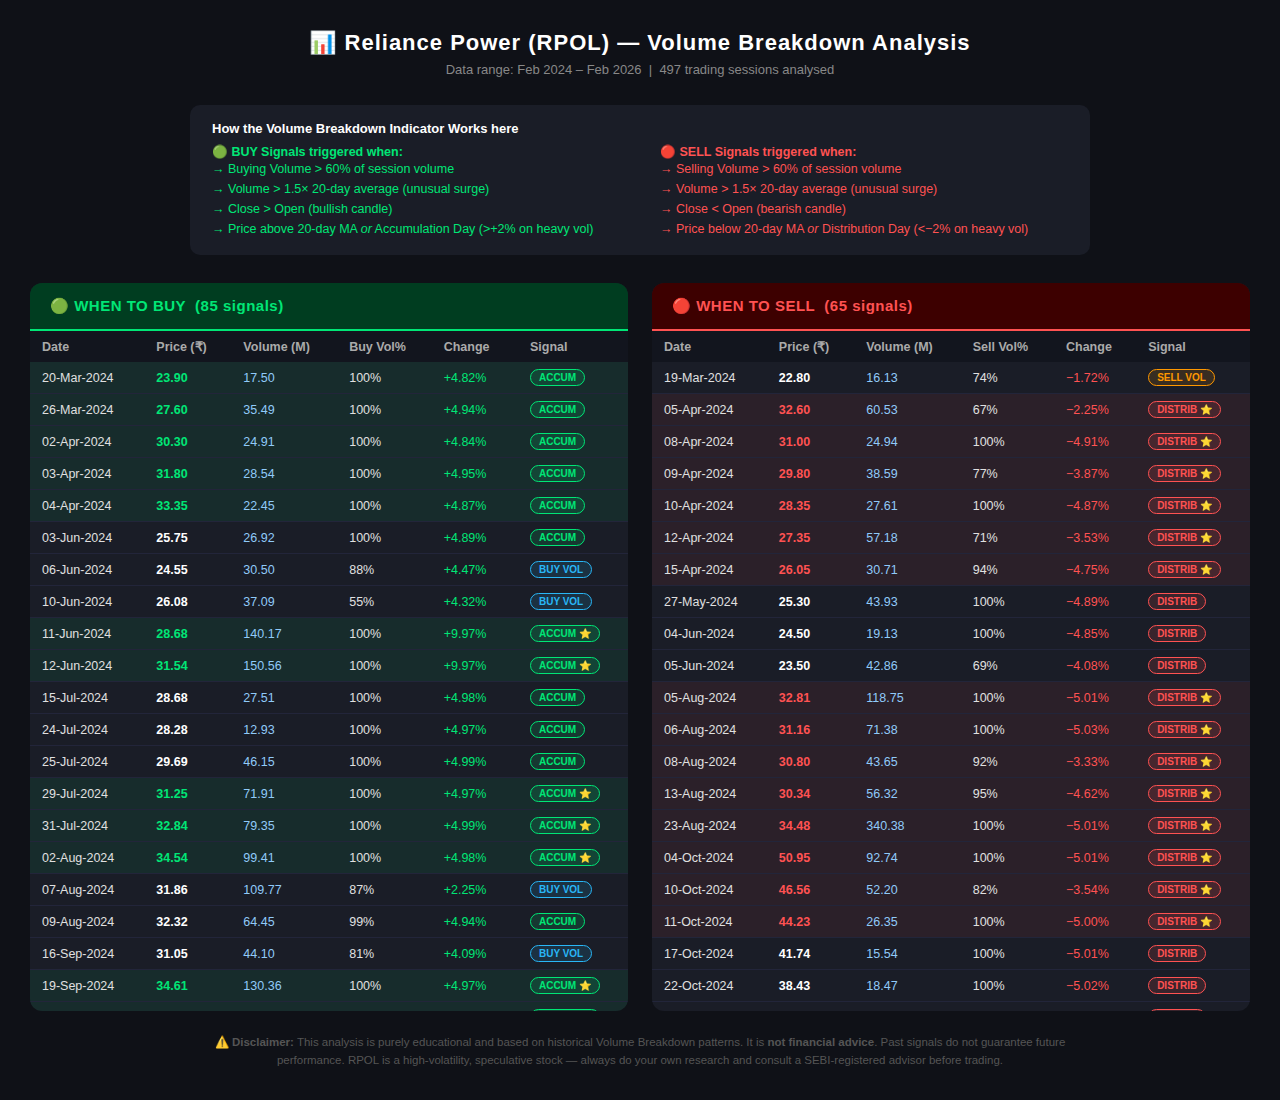
<file: RPOL – Volume Breakdown Analysis.html>
<!DOCTYPE html>
<!-- saved from url=(0082)file:///C:/Users/yashvardhan%20walse/Downloads/RPOL_Volume_Breakdown_Analysis.html -->
<html lang="en"><head><meta http-equiv="Content-Type" content="text/html; charset=UTF-8">

<title>RPOL – Volume Breakdown Analysis</title>
<style>
  * { box-sizing: border-box; margin: 0; padding: 0; }
  body { font-family: 'Segoe UI', Arial, sans-serif; background: #0f1117; color: #e0e0e0; padding: 30px; }
  h1 { text-align: center; color: #fff; font-size: 22px; margin-bottom: 6px; letter-spacing: 1px; }
  .subtitle { text-align: center; color: #888; font-size: 13px; margin-bottom: 28px; }
  .legend { display: flex; gap: 30px; justify-content: center; margin-bottom: 20px; font-size: 13px; }
  .legend span { display: flex; align-items: center; gap: 8px; }
  .dot { width: 12px; height: 12px; border-radius: 50%; }
  .green-dot { background: #00e676; }
  .red-dot { background: #ff5252; }

  .container { display: grid; grid-template-columns: 1fr 1fr; gap: 24px; max-width: 1300px; margin: 0 auto; }
  .panel { background: #1a1d27; border-radius: 12px; overflow: hidden; }
  .panel-header { padding: 14px 20px; font-size: 15px; font-weight: 700; letter-spacing: 0.5px; }
  .buy-header { background: #003d20; color: #00e676; border-bottom: 2px solid #00e676; }
  .sell-header { background: #3d0000; color: #ff5252; border-bottom: 2px solid #ff5252; }

  table { width: 100%; border-collapse: collapse; font-size: 12.5px; }
  thead th { background: #12151e; color: #aaa; padding: 8px 12px; text-align: left; font-weight: 600; position: sticky; top: 0; }
  tbody tr { border-bottom: 1px solid #22253a; transition: background 0.15s; }
  tbody tr:hover { background: #22253a; }
  tbody td { padding: 7px 12px; }

  .price-cell { font-weight: 600; color: #fff; }
  .vol-cell { color: #90caf9; }

  .signal-strong { background: rgba(0,230,118,0.08); }
  .signal-strong td.price-cell { color: #00e676; }
  .signal-dist { background: rgba(255,82,82,0.08); }
  .signal-dist td.price-cell { color: #ff5252; }

  .badge { display: inline-block; padding: 2px 8px; border-radius: 10px; font-size: 10px; font-weight: 700; }
  .badge-acc { background: #00e67622; color: #00e676; border: 1px solid #00e676; }
  .badge-buy { background: #29b6f622; color: #29b6f6; border: 1px solid #29b6f6; }
  .badge-dist { background: #ff525222; color: #ff5252; border: 1px solid #ff5252; }
  .badge-sell { background: #ff980022; color: #ff9800; border: 1px solid #ff9800; }

  .scroll-box { max-height: 680px; overflow-y: auto; }
  .scroll-box::-webkit-scrollbar { width: 5px; }
  .scroll-box::-webkit-scrollbar-track { background: #1a1d27; }
  .scroll-box::-webkit-scrollbar-thumb { background: #444; border-radius: 4px; }

  .note { text-align: center; margin-top: 22px; color: #555; font-size: 11.5px; max-width: 900px; margin-left: auto; margin-right: auto; line-height: 1.6; }
  .criteria { background: #1a1d27; border-radius: 10px; padding: 16px 22px; max-width: 900px; margin: 0 auto 28px auto; font-size: 12.5px; color: #aaa; }
  .criteria h3 { color: #fff; font-size: 13px; margin-bottom: 8px; }
  .criteria-row { display: flex; gap: 40px; }
  .criteria-col { flex: 1; }
  .criteria-col ul { list-style: none; }
  .criteria-col ul li { padding: 3px 0; }
  .criteria-col ul li::before { content: "→ "; color: inherit; }
  .green { color: #00e676; }
  .red { color: #ff5252; }
</style>
</head>
<body>

<h1>📊 Reliance Power (RPOL) — Volume Breakdown Analysis</h1>
<p class="subtitle">Data range: Feb 2024 – Feb 2026 &nbsp;|&nbsp; 497 trading sessions analysed</p>

<div class="criteria">
  <h3>How the Volume Breakdown Indicator Works here</h3>
  <div class="criteria-row">
    <div class="criteria-col" style="color: #00e676;">
      <strong>🟢 BUY Signals triggered when:</strong>
      <ul>
        <li>Buying Volume &gt; 60% of session volume</li>
        <li>Volume &gt; 1.5× 20-day average (unusual surge)</li>
        <li>Close &gt; Open (bullish candle)</li>
        <li>Price above 20-day MA <em>or</em> Accumulation Day (&gt;+2% on heavy vol)</li>
      </ul>
    </div>
    <div class="criteria-col" style="color: #ff5252;">
      <strong>🔴 SELL Signals triggered when:</strong>
      <ul>
        <li>Selling Volume &gt; 60% of session volume</li>
        <li>Volume &gt; 1.5× 20-day average (unusual surge)</li>
        <li>Close &lt; Open (bearish candle)</li>
        <li>Price below 20-day MA <em>or</em> Distribution Day (&lt;−2% on heavy vol)</li>
      </ul>
    </div>
  </div>
</div>

<div class="container">

  <!-- BUY COLUMN -->
  <div class="panel">
    <div class="panel-header buy-header">🟢 WHEN TO BUY &nbsp;(85 signals)</div>
    <div class="scroll-box">
    <table>
      <thead>
        <tr>
          <th>Date</th>
          <th>Price (₹)</th>
          <th>Volume (M)</th>
          <th>Buy Vol%</th>
          <th>Change</th>
          <th>Signal</th>
        </tr>
      </thead>
      <tbody>
        <tr class="signal-strong"><td>20-Mar-2024</td><td class="price-cell">23.90</td><td class="vol-cell">17.50</td><td>100%</td><td class="green">+4.82%</td><td><span class="badge badge-acc">ACCUM</span></td></tr>
        <tr class="signal-strong"><td>26-Mar-2024</td><td class="price-cell">27.60</td><td class="vol-cell">35.49</td><td>100%</td><td class="green">+4.94%</td><td><span class="badge badge-acc">ACCUM</span></td></tr>
        <tr class="signal-strong"><td>02-Apr-2024</td><td class="price-cell">30.30</td><td class="vol-cell">24.91</td><td>100%</td><td class="green">+4.84%</td><td><span class="badge badge-acc">ACCUM</span></td></tr>
        <tr class="signal-strong"><td>03-Apr-2024</td><td class="price-cell">31.80</td><td class="vol-cell">28.54</td><td>100%</td><td class="green">+4.95%</td><td><span class="badge badge-acc">ACCUM</span></td></tr>
        <tr class="signal-strong"><td>04-Apr-2024</td><td class="price-cell">33.35</td><td class="vol-cell">22.45</td><td>100%</td><td class="green">+4.87%</td><td><span class="badge badge-acc">ACCUM</span></td></tr>
        <tr><td>03-Jun-2024</td><td class="price-cell">25.75</td><td class="vol-cell">26.92</td><td>100%</td><td class="green">+4.89%</td><td><span class="badge badge-acc">ACCUM</span></td></tr>
        <tr><td>06-Jun-2024</td><td class="price-cell">24.55</td><td class="vol-cell">30.50</td><td>88%</td><td class="green">+4.47%</td><td><span class="badge badge-buy">BUY VOL</span></td></tr>
        <tr><td>10-Jun-2024</td><td class="price-cell">26.08</td><td class="vol-cell">37.09</td><td>55%</td><td class="green">+4.32%</td><td><span class="badge badge-buy">BUY VOL</span></td></tr>
        <tr class="signal-strong"><td>11-Jun-2024</td><td class="price-cell">28.68</td><td class="vol-cell">140.17</td><td>100%</td><td class="green">+9.97%</td><td><span class="badge badge-acc">ACCUM ⭐</span></td></tr>
        <tr class="signal-strong"><td>12-Jun-2024</td><td class="price-cell">31.54</td><td class="vol-cell">150.56</td><td>100%</td><td class="green">+9.97%</td><td><span class="badge badge-acc">ACCUM ⭐</span></td></tr>
        <tr><td>15-Jul-2024</td><td class="price-cell">28.68</td><td class="vol-cell">27.51</td><td>100%</td><td class="green">+4.98%</td><td><span class="badge badge-acc">ACCUM</span></td></tr>
        <tr><td>24-Jul-2024</td><td class="price-cell">28.28</td><td class="vol-cell">12.93</td><td>100%</td><td class="green">+4.97%</td><td><span class="badge badge-acc">ACCUM</span></td></tr>
        <tr><td>25-Jul-2024</td><td class="price-cell">29.69</td><td class="vol-cell">46.15</td><td>100%</td><td class="green">+4.99%</td><td><span class="badge badge-acc">ACCUM</span></td></tr>
        <tr class="signal-strong"><td>29-Jul-2024</td><td class="price-cell">31.25</td><td class="vol-cell">71.91</td><td>100%</td><td class="green">+4.97%</td><td><span class="badge badge-acc">ACCUM ⭐</span></td></tr>
        <tr class="signal-strong"><td>31-Jul-2024</td><td class="price-cell">32.84</td><td class="vol-cell">79.35</td><td>100%</td><td class="green">+4.99%</td><td><span class="badge badge-acc">ACCUM ⭐</span></td></tr>
        <tr class="signal-strong"><td>02-Aug-2024</td><td class="price-cell">34.54</td><td class="vol-cell">99.41</td><td>100%</td><td class="green">+4.98%</td><td><span class="badge badge-acc">ACCUM ⭐</span></td></tr>
        <tr><td>07-Aug-2024</td><td class="price-cell">31.86</td><td class="vol-cell">109.77</td><td>87%</td><td class="green">+2.25%</td><td><span class="badge badge-buy">BUY VOL</span></td></tr>
        <tr><td>09-Aug-2024</td><td class="price-cell">32.32</td><td class="vol-cell">64.45</td><td>99%</td><td class="green">+4.94%</td><td><span class="badge badge-acc">ACCUM</span></td></tr>
        <tr><td>16-Sep-2024</td><td class="price-cell">31.05</td><td class="vol-cell">44.10</td><td>81%</td><td class="green">+4.09%</td><td><span class="badge badge-buy">BUY VOL</span></td></tr>
        <tr class="signal-strong"><td>19-Sep-2024</td><td class="price-cell">34.61</td><td class="vol-cell">130.36</td><td>100%</td><td class="green">+4.97%</td><td><span class="badge badge-acc">ACCUM ⭐</span></td></tr>
        <tr class="signal-strong"><td>20-Sep-2024</td><td class="price-cell">36.34</td><td class="vol-cell">51.43</td><td>100%</td><td class="green">+5.00%</td><td><span class="badge badge-acc">ACCUM ⭐</span></td></tr>
        <tr class="signal-strong"><td>25-Sep-2024</td><td class="price-cell">42.05</td><td class="vol-cell">233.07</td><td>100%</td><td class="green">+4.99%</td><td><span class="badge badge-acc">ACCUM ⭐</span></td></tr>
        <tr class="signal-strong"><td>26-Sep-2024</td><td class="price-cell">44.15</td><td class="vol-cell">158.32</td><td>100%</td><td class="green">+4.99%</td><td><span class="badge badge-acc">ACCUM ⭐</span></td></tr>
        <tr class="signal-strong"><td>30-Sep-2024</td><td class="price-cell">48.66</td><td class="vol-cell">209.33</td><td>100%</td><td class="green">+4.98%</td><td><span class="badge badge-acc">ACCUM ⭐</span></td></tr>
        <tr class="signal-strong"><td>01-Oct-2024</td><td class="price-cell">51.09</td><td class="vol-cell">163.08</td><td>100%</td><td class="green">+4.99%</td><td><span class="badge badge-acc">ACCUM ⭐</span></td></tr>
        <tr><td>06-Nov-2024</td><td class="price-cell">43.59</td><td class="vol-cell">13.14</td><td>100%</td><td class="green">+4.99%</td><td><span class="badge badge-acc">ACCUM</span></td></tr>
        <tr><td>19-Nov-2024</td><td class="price-cell">35.74</td><td class="vol-cell">12.86</td><td>96%</td><td class="green">+4.72%</td><td><span class="badge badge-buy">BUY VOL</span></td></tr>
        <tr><td>26-Nov-2024</td><td class="price-cell">36.31</td><td class="vol-cell">9.18</td><td>100%</td><td class="green">+4.97%</td><td><span class="badge badge-acc">ACCUM</span></td></tr>
        <tr><td>27-Nov-2024</td><td class="price-cell">38.12</td><td class="vol-cell">13.57</td><td>100%</td><td class="green">+4.98%</td><td><span class="badge badge-acc">ACCUM</span></td></tr>
        <tr><td>28-Nov-2024</td><td class="price-cell">40.00</td><td class="vol-cell">21.16</td><td>99%</td><td class="green">+4.93%</td><td><span class="badge badge-acc">ACCUM</span></td></tr>
        <tr><td>05-Dec-2024</td><td class="price-cell">43.14</td><td class="vol-cell">27.78</td><td>100%</td><td class="green">+4.99%</td><td><span class="badge badge-acc">ACCUM</span></td></tr>
        <tr><td>06-Dec-2024</td><td class="price-cell">44.49</td><td class="vol-cell">22.58</td><td>63%</td><td class="green">+3.13%</td><td><span class="badge badge-buy">BUY VOL</span></td></tr>
        <tr><td>12-Dec-2024</td><td class="price-cell">46.24</td><td class="vol-cell">24.74</td><td>100%</td><td class="green">+5.00%</td><td><span class="badge badge-acc">ACCUM</span></td></tr>
        <tr><td>13-Dec-2024</td><td class="price-cell">47.45</td><td class="vol-cell">21.12</td><td>84%</td><td class="green">+2.62%</td><td><span class="badge badge-buy">BUY VOL</span></td></tr>
        <tr><td>19-Dec-2024</td><td class="price-cell">46.92</td><td class="vol-cell">17.00</td><td>95%</td><td class="green">+4.55%</td><td><span class="badge badge-acc">ACCUM</span></td></tr>
        <tr><td>01-Jan-2025</td><td class="price-cell">44.73</td><td class="vol-cell">33.01</td><td>100%</td><td class="green">+5.00%</td><td><span class="badge badge-acc">ACCUM</span></td></tr>
        <tr><td>02-Jan-2025</td><td class="price-cell">46.29</td><td class="vol-cell">38.97</td><td>84%</td><td class="green">+3.49%</td><td><span class="badge badge-buy">BUY VOL</span></td></tr>
        <tr><td>14-Jan-2025</td><td class="price-cell">38.88</td><td class="vol-cell">22.42</td><td>100%</td><td class="green">+5.00%</td><td><span class="badge badge-acc">ACCUM</span></td></tr>
        <tr><td>16-Jan-2025</td><td class="price-cell">41.20</td><td class="vol-cell">17.56</td><td>100%</td><td class="green">+4.99%</td><td><span class="badge badge-acc">ACCUM</span></td></tr>
        <tr><td>31-Jan-2025</td><td class="price-cell">40.09</td><td class="vol-cell">12.69</td><td>83%</td><td class="green">+3.67%</td><td><span class="badge badge-buy">BUY VOL</span></td></tr>
        <tr><td>04-Feb-2025</td><td class="price-cell">39.90</td><td class="vol-cell">22.12</td><td>100%</td><td class="green">+5.00%</td><td><span class="badge badge-acc">ACCUM</span></td></tr>
        <tr class="signal-strong"><td>06-Feb-2025</td><td class="price-cell">42.39</td><td class="vol-cell">72.71</td><td>48%</td><td class="green">+6.19%</td><td><span class="badge badge-acc">ACCUM ⭐</span></td></tr>
        <tr><td>19-Feb-2025</td><td class="price-cell">37.95</td><td class="vol-cell">19.02</td><td>81%</td><td class="green">+3.18%</td><td><span class="badge badge-buy">BUY VOL</span></td></tr>
        <tr><td>05-Mar-2025</td><td class="price-cell">34.66</td><td class="vol-cell">22.57</td><td>90%</td><td class="green">+4.78%</td><td><span class="badge badge-acc">ACCUM</span></td></tr>
        <tr><td>07-Mar-2025</td><td class="price-cell">36.04</td><td class="vol-cell">29.89</td><td>77%</td><td class="green">+2.42%</td><td><span class="badge badge-buy">BUY VOL</span></td></tr>
        <tr><td>18-Mar-2025</td><td class="price-cell">34.80</td><td class="vol-cell">23.35</td><td>88%</td><td class="green">+5.39%</td><td><span class="badge badge-acc">ACCUM</span></td></tr>
        <tr class="signal-strong"><td>19-Mar-2025</td><td class="price-cell">37.72</td><td class="vol-cell">43.89</td><td>81%</td><td class="green">+8.39%</td><td><span class="badge badge-acc">ACCUM ⭐</span></td></tr>
        <tr><td>21-Mar-2025</td><td class="price-cell">37.82</td><td class="vol-cell">29.35</td><td>83%</td><td class="green">+3.76%</td><td><span class="badge badge-buy">BUY VOL</span></td></tr>
        <tr class="signal-strong"><td>26-Mar-2025</td><td class="price-cell">39.47</td><td class="vol-cell">101.79</td><td>57%</td><td class="green">+5.96%</td><td><span class="badge badge-acc">ACCUM ⭐</span></td></tr>
        <tr class="signal-strong"><td>27-Mar-2025</td><td class="price-cell">42.97</td><td class="vol-cell">84.10</td><td>87%</td><td class="green">+8.87%</td><td><span class="badge badge-acc">ACCUM ⭐</span></td></tr>
        <tr><td>21-Apr-2025</td><td class="price-cell">44.22</td><td class="vol-cell">65.65</td><td>83%</td><td class="green">+4.96%</td><td><span class="badge badge-buy">BUY VOL</span></td></tr>
        <tr><td>07-May-2025</td><td class="price-cell">39.11</td><td class="vol-cell">42.65</td><td>76%</td><td class="green">+2.25%</td><td><span class="badge badge-buy">BUY VOL</span></td></tr>
        <tr class="signal-strong"><td>12-May-2025</td><td class="price-cell">42.77</td><td class="vol-cell">164.81</td><td>57%</td><td class="green">+10.66%</td><td><span class="badge badge-acc">ACCUM ⭐</span></td></tr>
        <tr class="signal-strong"><td>23-May-2025</td><td class="price-cell">51.90</td><td class="vol-cell">429.24</td><td>86%</td><td class="green">+16.39%</td><td><span class="badge badge-acc">ACCUM ⭐</span></td></tr>
        <tr class="signal-strong"><td>27-May-2025</td><td class="price-cell">52.04</td><td class="vol-cell">159.94</td><td>87%</td><td class="green">+2.68%</td><td><span class="badge badge-buy">BUY VOL</span></td></tr>
        <tr class="signal-strong"><td>29-May-2025</td><td class="price-cell">52.22</td><td class="vol-cell">149.48</td><td>62%</td><td class="green">+3.55%</td><td><span class="badge badge-buy">BUY VOL</span></td></tr>
        <tr class="signal-strong"><td>30-May-2025</td><td class="price-cell">58.10</td><td class="vol-cell">533.95</td><td>71%</td><td class="green">+11.26%</td><td><span class="badge badge-acc">ACCUM ⭐</span></td></tr>
        <tr class="signal-strong"><td>02-Jun-2025</td><td class="price-cell">61.97</td><td class="vol-cell">464.24</td><td>80%</td><td class="green">+6.66%</td><td><span class="badge badge-acc">ACCUM ⭐</span></td></tr>
        <tr class="signal-strong"><td>04-Jun-2025</td><td class="price-cell">60.93</td><td class="vol-cell">244.78</td><td>67%</td><td class="green">+3.46%</td><td><span class="badge badge-buy">BUY VOL</span></td></tr>
        <tr class="signal-strong"><td>09-Jun-2025</td><td class="price-cell">64.62</td><td class="vol-cell">188.00</td><td>88%</td><td class="green">+4.83%</td><td><span class="badge badge-acc">ACCUM ⭐</span></td></tr>
        <tr class="signal-strong"><td>10-Jun-2025</td><td class="price-cell">71.24</td><td class="vol-cell">496.22</td><td>86%</td><td class="green">+10.24%</td><td><span class="badge badge-acc">ACCUM ⭐</span></td></tr>
        <tr><td>23-Jul-2025</td><td class="price-cell">62.92</td><td class="vol-cell">17.45</td><td>83%</td><td class="green">+2.54%</td><td><span class="badge badge-buy">BUY VOL</span></td></tr>
        <tr><td>29-Jul-2025</td><td class="price-cell">56.17</td><td class="vol-cell">25.47</td><td>93%</td><td class="green">+4.13%</td><td><span class="badge badge-buy">BUY VOL</span></td></tr>
        <tr><td>06-Aug-2025</td><td class="price-cell">47.46</td><td class="vol-cell">62.42</td><td>100%</td><td class="green">+5.00%</td><td><span class="badge badge-acc">ACCUM</span></td></tr>
        <tr><td>19-Aug-2025</td><td class="price-cell">45.44</td><td class="vol-cell">11.44</td><td>100%</td><td class="green">+4.99%</td><td><span class="badge badge-acc">ACCUM</span></td></tr>
        <tr><td>21-Aug-2025</td><td class="price-cell">50.09</td><td class="vol-cell">16.83</td><td>100%</td><td class="green">+4.99%</td><td><span class="badge badge-acc">ACCUM</span></td></tr>
        <tr><td>16-Sep-2025</td><td class="price-cell">47.93</td><td class="vol-cell">47.95</td><td>100%</td><td class="green">+4.99%</td><td><span class="badge badge-acc">ACCUM</span></td></tr>
        <tr><td>17-Sep-2025</td><td class="price-cell">48.83</td><td class="vol-cell">25.88</td><td>73%</td><td class="green">+1.88%</td><td><span class="badge badge-buy">BUY VOL</span></td></tr>
        <tr><td>22-Sep-2025</td><td class="price-cell">48.83</td><td class="vol-cell">23.19</td><td>68%</td><td class="green">+1.64%</td><td><span class="badge badge-buy">BUY VOL</span></td></tr>
        <tr><td>01-Oct-2025</td><td class="price-cell">45.70</td><td class="vol-cell">16.46</td><td>90%</td><td class="green">+3.02%</td><td><span class="badge badge-buy">BUY VOL</span></td></tr>
        <tr class="signal-strong"><td>10-Oct-2025</td><td class="price-cell">48.58</td><td class="vol-cell">119.82</td><td>68%</td><td class="green">+9.29%</td><td><span class="badge badge-acc">ACCUM ⭐</span></td></tr>
        <tr class="signal-strong"><td>29-Oct-2025</td><td class="price-cell">46.30</td><td class="vol-cell">86.78</td><td>70%</td><td class="green">+6.00%</td><td><span class="badge badge-acc">ACCUM ⭐</span></td></tr>
        <tr class="signal-strong"><td>10-Nov-2025</td><td class="price-cell">41.10</td><td class="vol-cell">107.66</td><td>72%</td><td class="green">+4.87%</td><td><span class="badge badge-acc">ACCUM ⭐</span></td></tr>
        <tr class="signal-strong"><td>26-Nov-2025</td><td class="price-cell">39.48</td><td class="vol-cell">87.19</td><td>88%</td><td class="green">+6.13%</td><td><span class="badge badge-acc">ACCUM ⭐</span></td></tr>
        <tr><td>12-Dec-2025</td><td class="price-cell">34.53</td><td class="vol-cell">36.92</td><td>84%</td><td class="green">+2.95%</td><td><span class="badge badge-buy">BUY VOL</span></td></tr>
        <tr><td>17-Dec-2025</td><td class="price-cell">35.69</td><td class="vol-cell">137.65</td><td>41%</td><td class="green">+3.12%</td><td><span class="badge badge-acc">ACCUM</span></td></tr>
        <tr><td>18-Dec-2025</td><td class="price-cell">37.78</td><td class="vol-cell">150.05</td><td>56%</td><td class="green">+5.86%</td><td><span class="badge badge-acc">ACCUM</span></td></tr>
        <tr><td>19-Dec-2025</td><td class="price-cell">38.56</td><td class="vol-cell">52.17</td><td>75%</td><td class="green">+2.06%</td><td><span class="badge badge-buy">BUY VOL</span></td></tr>
        <tr><td>23-Dec-2025</td><td class="price-cell">36.28</td><td class="vol-cell">81.29</td><td>73%</td><td class="green">+2.83%</td><td><span class="badge badge-buy">BUY VOL</span></td></tr>
        <tr><td>24-Dec-2025</td><td class="price-cell">38.16</td><td class="vol-cell">79.20</td><td>79%</td><td class="green">+5.18%</td><td><span class="badge badge-acc">ACCUM</span></td></tr>
        <tr class="signal-strong"><td>28-Jan-2026</td><td class="price-cell">29.40</td><td class="vol-cell">63.74</td><td>87%</td><td class="green">+7.18%</td><td><span class="badge badge-acc">ACCUM ⭐</span></td></tr>
        <tr><td>03-Feb-2026</td><td class="price-cell">28.17</td><td class="vol-cell">46.51</td><td>82%</td><td class="green">+5.03%</td><td><span class="badge badge-acc">ACCUM</span></td></tr>
        <tr class="signal-strong"><td>04-Feb-2026</td><td class="price-cell">28.94</td><td class="vol-cell">254.95</td><td>30%</td><td class="green">+2.73%</td><td><span class="badge badge-acc">ACCUM ⭐</span></td></tr>
      </tbody>
    </table>
    </div>
  </div>

  <!-- SELL COLUMN -->
  <div class="panel">
    <div class="panel-header sell-header">🔴 WHEN TO SELL &nbsp;(65 signals)</div>
    <div class="scroll-box">
    <table>
      <thead>
        <tr>
          <th>Date</th>
          <th>Price (₹)</th>
          <th>Volume (M)</th>
          <th>Sell Vol%</th>
          <th>Change</th>
          <th>Signal</th>
        </tr>
      </thead>
      <tbody>
        <tr><td>19-Mar-2024</td><td class="price-cell">22.80</td><td class="vol-cell">16.13</td><td>74%</td><td class="red">−1.72%</td><td><span class="badge badge-sell">SELL VOL</span></td></tr>
        <tr class="signal-dist"><td>05-Apr-2024</td><td class="price-cell">32.60</td><td class="vol-cell">60.53</td><td>67%</td><td class="red">−2.25%</td><td><span class="badge badge-dist">DISTRIB ⭐</span></td></tr>
        <tr class="signal-dist"><td>08-Apr-2024</td><td class="price-cell">31.00</td><td class="vol-cell">24.94</td><td>100%</td><td class="red">−4.91%</td><td><span class="badge badge-dist">DISTRIB ⭐</span></td></tr>
        <tr class="signal-dist"><td>09-Apr-2024</td><td class="price-cell">29.80</td><td class="vol-cell">38.59</td><td>77%</td><td class="red">−3.87%</td><td><span class="badge badge-dist">DISTRIB ⭐</span></td></tr>
        <tr class="signal-dist"><td>10-Apr-2024</td><td class="price-cell">28.35</td><td class="vol-cell">27.61</td><td>100%</td><td class="red">−4.87%</td><td><span class="badge badge-dist">DISTRIB ⭐</span></td></tr>
        <tr class="signal-dist"><td>12-Apr-2024</td><td class="price-cell">27.35</td><td class="vol-cell">57.18</td><td>71%</td><td class="red">−3.53%</td><td><span class="badge badge-dist">DISTRIB ⭐</span></td></tr>
        <tr class="signal-dist"><td>15-Apr-2024</td><td class="price-cell">26.05</td><td class="vol-cell">30.71</td><td>94%</td><td class="red">−4.75%</td><td><span class="badge badge-dist">DISTRIB ⭐</span></td></tr>
        <tr><td>27-May-2024</td><td class="price-cell">25.30</td><td class="vol-cell">43.93</td><td>100%</td><td class="red">−4.89%</td><td><span class="badge badge-dist">DISTRIB</span></td></tr>
        <tr><td>04-Jun-2024</td><td class="price-cell">24.50</td><td class="vol-cell">19.13</td><td>100%</td><td class="red">−4.85%</td><td><span class="badge badge-dist">DISTRIB</span></td></tr>
        <tr><td>05-Jun-2024</td><td class="price-cell">23.50</td><td class="vol-cell">42.86</td><td>69%</td><td class="red">−4.08%</td><td><span class="badge badge-dist">DISTRIB</span></td></tr>
        <tr class="signal-dist"><td>05-Aug-2024</td><td class="price-cell">32.81</td><td class="vol-cell">118.75</td><td>100%</td><td class="red">−5.01%</td><td><span class="badge badge-dist">DISTRIB ⭐</span></td></tr>
        <tr class="signal-dist"><td>06-Aug-2024</td><td class="price-cell">31.16</td><td class="vol-cell">71.38</td><td>100%</td><td class="red">−5.03%</td><td><span class="badge badge-dist">DISTRIB ⭐</span></td></tr>
        <tr class="signal-dist"><td>08-Aug-2024</td><td class="price-cell">30.80</td><td class="vol-cell">43.65</td><td>92%</td><td class="red">−3.33%</td><td><span class="badge badge-dist">DISTRIB ⭐</span></td></tr>
        <tr class="signal-dist"><td>13-Aug-2024</td><td class="price-cell">30.34</td><td class="vol-cell">56.32</td><td>95%</td><td class="red">−4.62%</td><td><span class="badge badge-dist">DISTRIB ⭐</span></td></tr>
        <tr class="signal-dist"><td>23-Aug-2024</td><td class="price-cell">34.48</td><td class="vol-cell">340.38</td><td>100%</td><td class="red">−5.01%</td><td><span class="badge badge-dist">DISTRIB ⭐</span></td></tr>
        <tr class="signal-dist"><td>04-Oct-2024</td><td class="price-cell">50.95</td><td class="vol-cell">92.74</td><td>100%</td><td class="red">−5.01%</td><td><span class="badge badge-dist">DISTRIB ⭐</span></td></tr>
        <tr class="signal-dist"><td>10-Oct-2024</td><td class="price-cell">46.56</td><td class="vol-cell">52.20</td><td>82%</td><td class="red">−3.54%</td><td><span class="badge badge-dist">DISTRIB ⭐</span></td></tr>
        <tr class="signal-dist"><td>11-Oct-2024</td><td class="price-cell">44.23</td><td class="vol-cell">26.35</td><td>100%</td><td class="red">−5.00%</td><td><span class="badge badge-dist">DISTRIB ⭐</span></td></tr>
        <tr><td>17-Oct-2024</td><td class="price-cell">41.74</td><td class="vol-cell">15.54</td><td>100%</td><td class="red">−5.01%</td><td><span class="badge badge-dist">DISTRIB</span></td></tr>
        <tr><td>22-Oct-2024</td><td class="price-cell">38.43</td><td class="vol-cell">18.47</td><td>100%</td><td class="red">−5.02%</td><td><span class="badge badge-dist">DISTRIB</span></td></tr>
        <tr><td>12-Nov-2024</td><td class="price-cell">38.38</td><td class="vol-cell">43.58</td><td>73%</td><td class="red">−2.84%</td><td><span class="badge badge-dist">DISTRIB</span></td></tr>
        <tr><td>13-Nov-2024</td><td class="price-cell">36.46</td><td class="vol-cell">21.18</td><td>100%</td><td class="red">−5.00%</td><td><span class="badge badge-dist">DISTRIB</span></td></tr>
        <tr><td>18-Nov-2024</td><td class="price-cell">34.13</td><td class="vol-cell">18.81</td><td>100%</td><td class="red">−5.01%</td><td><span class="badge badge-dist">DISTRIB</span></td></tr>
        <tr><td>18-Dec-2024</td><td class="price-cell">44.88</td><td class="vol-cell">10.10</td><td>97%</td><td class="red">−3.92%</td><td><span class="badge badge-dist">DISTRIB</span></td></tr>
        <tr><td>20-Dec-2024</td><td class="price-cell">44.75</td><td class="vol-cell">15.89</td><td>95%</td><td class="red">−4.62%</td><td><span class="badge badge-dist">DISTRIB</span></td></tr>
        <tr><td>23-Dec-2024</td><td class="price-cell">43.79</td><td class="vol-cell">9.91</td><td>90%</td><td class="red">−2.15%</td><td><span class="badge badge-sell">SELL VOL</span></td></tr>
        <tr><td>30-Dec-2024</td><td class="price-cell">41.85</td><td class="vol-cell">12.74</td><td>77%</td><td class="red">−3.04%</td><td><span class="badge badge-dist">DISTRIB</span></td></tr>
        <tr><td>06-Jan-2025</td><td class="price-cell">43.51</td><td class="vol-cell">36.74</td><td>100%</td><td class="red">−5.00%</td><td><span class="badge badge-dist">DISTRIB</span></td></tr>
        <tr><td>09-Jan-2025</td><td class="price-cell">40.26</td><td class="vol-cell">15.80</td><td>100%</td><td class="red">−5.00%</td><td><span class="badge badge-dist">DISTRIB</span></td></tr>
        <tr><td>10-Jan-2025</td><td class="price-cell">38.98</td><td class="vol-cell">37.69</td><td>92%</td><td class="red">−3.18%</td><td><span class="badge badge-dist">DISTRIB</span></td></tr>
        <tr><td>13-Jan-2025</td><td class="price-cell">37.03</td><td class="vol-cell">21.07</td><td>100%</td><td class="red">−5.00%</td><td><span class="badge badge-dist">DISTRIB</span></td></tr>
        <tr><td>20-Jan-2025</td><td class="price-cell">40.78</td><td class="vol-cell">24.42</td><td>85%</td><td class="red">−3.04%</td><td><span class="badge badge-dist">DISTRIB</span></td></tr>
        <tr><td>11-Feb-2025</td><td class="price-cell">39.09</td><td class="vol-cell">21.42</td><td>80%</td><td class="red">−4.66%</td><td><span class="badge badge-dist">DISTRIB</span></td></tr>
        <tr class="signal-dist"><td>14-Feb-2025</td><td class="price-cell">37.27</td><td class="vol-cell">29.11</td><td>81%</td><td class="red">−5.79%</td><td><span class="badge badge-dist">DISTRIB ⭐</span></td></tr>
        <tr class="signal-dist"><td>28-Feb-2025</td><td class="price-cell">33.26</td><td class="vol-cell">27.89</td><td>85%</td><td class="red">−4.29%</td><td><span class="badge badge-dist">DISTRIB ⭐</span></td></tr>
        <tr><td>20-Mar-2025</td><td class="price-cell">36.45</td><td class="vol-cell">25.55</td><td>92%</td><td class="red">−3.37%</td><td><span class="badge badge-dist">DISTRIB</span></td></tr>
        <tr><td>01-Apr-2025</td><td class="price-cell">41.99</td><td class="vol-cell">34.63</td><td>78%</td><td class="red">−2.30%</td><td><span class="badge badge-dist">DISTRIB</span></td></tr>
        <tr><td>04-Apr-2025</td><td class="price-cell">41.35</td><td class="vol-cell">35.28</td><td>88%</td><td class="red">−4.19%</td><td><span class="badge badge-dist">DISTRIB</span></td></tr>
        <tr class="signal-dist"><td>25-Apr-2025</td><td class="price-cell">41.36</td><td class="vol-cell">76.76</td><td>89%</td><td class="red">−6.78%</td><td><span class="badge badge-dist">DISTRIB ⭐</span></td></tr>
        <tr class="signal-dist"><td>06-May-2025</td><td class="price-cell">38.25</td><td class="vol-cell">43.93</td><td>96%</td><td class="red">−6.11%</td><td><span class="badge badge-dist">DISTRIB ⭐</span></td></tr>
        <tr><td>20-May-2025</td><td class="price-cell">44.73</td><td class="vol-cell">59.56</td><td>91%</td><td class="red">−2.10%</td><td><span class="badge badge-sell">SELL VOL</span></td></tr>
        <tr class="signal-dist"><td>26-May-2025</td><td class="price-cell">50.68</td><td class="vol-cell">237.11</td><td>88%</td><td class="red">−2.35%</td><td><span class="badge badge-dist">DISTRIB ⭐</span></td></tr>
        <tr class="signal-dist"><td>28-May-2025</td><td class="price-cell">50.43</td><td class="vol-cell">95.40</td><td>91%</td><td class="red">−3.09%</td><td><span class="badge badge-dist">DISTRIB ⭐</span></td></tr>
        <tr class="signal-dist"><td>03-Jun-2025</td><td class="price-cell">58.89</td><td class="vol-cell">168.54</td><td>90%</td><td class="red">−4.97%</td><td><span class="badge badge-dist">DISTRIB ⭐</span></td></tr>
        <tr><td>22-Jul-2025</td><td class="price-cell">61.36</td><td class="vol-cell">13.27</td><td>96%</td><td class="red">−3.40%</td><td><span class="badge badge-dist">DISTRIB</span></td></tr>
        <tr><td>24-Jul-2025</td><td class="price-cell">59.77</td><td class="vol-cell">13.85</td><td>100%</td><td class="red">−5.01%</td><td><span class="badge badge-dist">DISTRIB</span></td></tr>
        <tr class="signal-dist"><td>28-Jul-2025</td><td class="price-cell">53.94</td><td class="vol-cell">39.58</td><td>100%</td><td class="red">−5.00%</td><td><span class="badge badge-dist">DISTRIB ⭐</span></td></tr>
        <tr><td>01-Aug-2025</td><td class="price-cell">50.09</td><td class="vol-cell">18.17</td><td>100%</td><td class="red">−5.01%</td><td><span class="badge badge-dist">DISTRIB</span></td></tr>
        <tr><td>07-Aug-2025</td><td class="price-cell">45.12</td><td class="vol-cell">24.25</td><td>97%</td><td class="red">−4.93%</td><td><span class="badge badge-dist">DISTRIB</span></td></tr>
        <tr><td>08-Aug-2025</td><td class="price-cell">43.03</td><td class="vol-cell">17.57</td><td>94%</td><td class="red">−4.63%</td><td><span class="badge badge-dist">DISTRIB</span></td></tr>
        <tr><td>26-Aug-2025</td><td class="price-cell">44.73</td><td class="vol-cell">19.50</td><td>82%</td><td class="red">−3.72%</td><td><span class="badge badge-dist">DISTRIB</span></td></tr>
        <tr><td>18-Sep-2025</td><td class="price-cell">47.44</td><td class="vol-cell">15.74</td><td>92%</td><td class="red">−2.85%</td><td><span class="badge badge-dist">DISTRIB</span></td></tr>
        <tr class="signal-dist"><td>13-Oct-2025</td><td class="price-cell">46.22</td><td class="vol-cell">82.07</td><td>33%</td><td class="red">−4.86%</td><td><span class="badge badge-dist">DISTRIB ⭐</span></td></tr>
        <tr><td>14-Oct-2025</td><td class="price-cell">45.10</td><td class="vol-cell">25.30</td><td>81%</td><td class="red">−2.42%</td><td><span class="badge badge-sell">SELL VOL</span></td></tr>
        <tr class="signal-dist"><td>03-Nov-2025</td><td class="price-cell">43.89</td><td class="vol-cell">71.98</td><td>76%</td><td class="red">−5.45%</td><td><span class="badge badge-dist">DISTRIB ⭐</span></td></tr>
        <tr class="signal-dist"><td>04-Nov-2025</td><td class="price-cell">40.72</td><td class="vol-cell">89.47</td><td>89%</td><td class="red">−7.22%</td><td><span class="badge badge-dist">DISTRIB ⭐</span></td></tr>
        <tr class="signal-dist"><td>07-Nov-2025</td><td class="price-cell">39.19</td><td class="vol-cell">47.89</td><td>92%</td><td class="red">−4.58%</td><td><span class="badge badge-dist">DISTRIB ⭐</span></td></tr>
        <tr class="signal-dist"><td>08-Dec-2025</td><td class="price-cell">35.40</td><td class="vol-cell">47.51</td><td>86%</td><td class="red">−6.05%</td><td><span class="badge badge-dist">DISTRIB ⭐</span></td></tr>
        <tr class="signal-dist"><td>10-Dec-2025</td><td class="price-cell">33.98</td><td class="vol-cell">47.37</td><td>90%</td><td class="red">−4.60%</td><td><span class="badge badge-dist">DISTRIB ⭐</span></td></tr>
        <tr class="signal-dist"><td>22-Dec-2025</td><td class="price-cell">35.28</td><td class="vol-cell">87.98</td><td>92%</td><td class="red">−8.51%</td><td><span class="badge badge-dist">DISTRIB ⭐</span></td></tr>
        <tr><td>26-Dec-2025</td><td class="price-cell">36.54</td><td class="vol-cell">50.05</td><td>88%</td><td class="red">−4.25%</td><td><span class="badge badge-dist">DISTRIB</span></td></tr>
        <tr class="signal-dist"><td>30-Dec-2025</td><td class="price-cell">33.66</td><td class="vol-cell">99.22</td><td>87%</td><td class="red">−4.65%</td><td><span class="badge badge-dist">DISTRIB ⭐</span></td></tr>
        <tr><td>20-Jan-2026</td><td class="price-cell">29.93</td><td class="vol-cell">49.69</td><td>89%</td><td class="red">−3.79%</td><td><span class="badge badge-dist">DISTRIB</span></td></tr>
        <tr class="signal-dist"><td>23-Jan-2026</td><td class="price-cell">28.27</td><td class="vol-cell">54.02</td><td>89%</td><td class="red">−5.67%</td><td><span class="badge badge-dist">DISTRIB ⭐</span></td></tr>
        <tr><td>27-Jan-2026</td><td class="price-cell">27.43</td><td class="vol-cell">59.31</td><td>64%</td><td class="red">−2.97%</td><td><span class="badge badge-dist">DISTRIB</span></td></tr>
        <tr class="signal-dist"><td>29-Jan-2026</td><td class="price-cell">27.77</td><td class="vol-cell">46.97</td><td>93%</td><td class="red">−5.54%</td><td><span class="badge badge-dist">DISTRIB ⭐</span></td></tr>
      </tbody>
    </table>
    </div>
  </div>

</div>

<p class="note">
  ⚠️ <strong>Disclaimer:</strong> This analysis is purely educational and based on historical Volume Breakdown patterns. It is <strong>not financial advice</strong>. Past signals do not guarantee future performance. RPOL is a high-volatility, speculative stock — always do your own research and consult a SEBI-registered advisor before trading.
</p>



</body></html>
</file>
